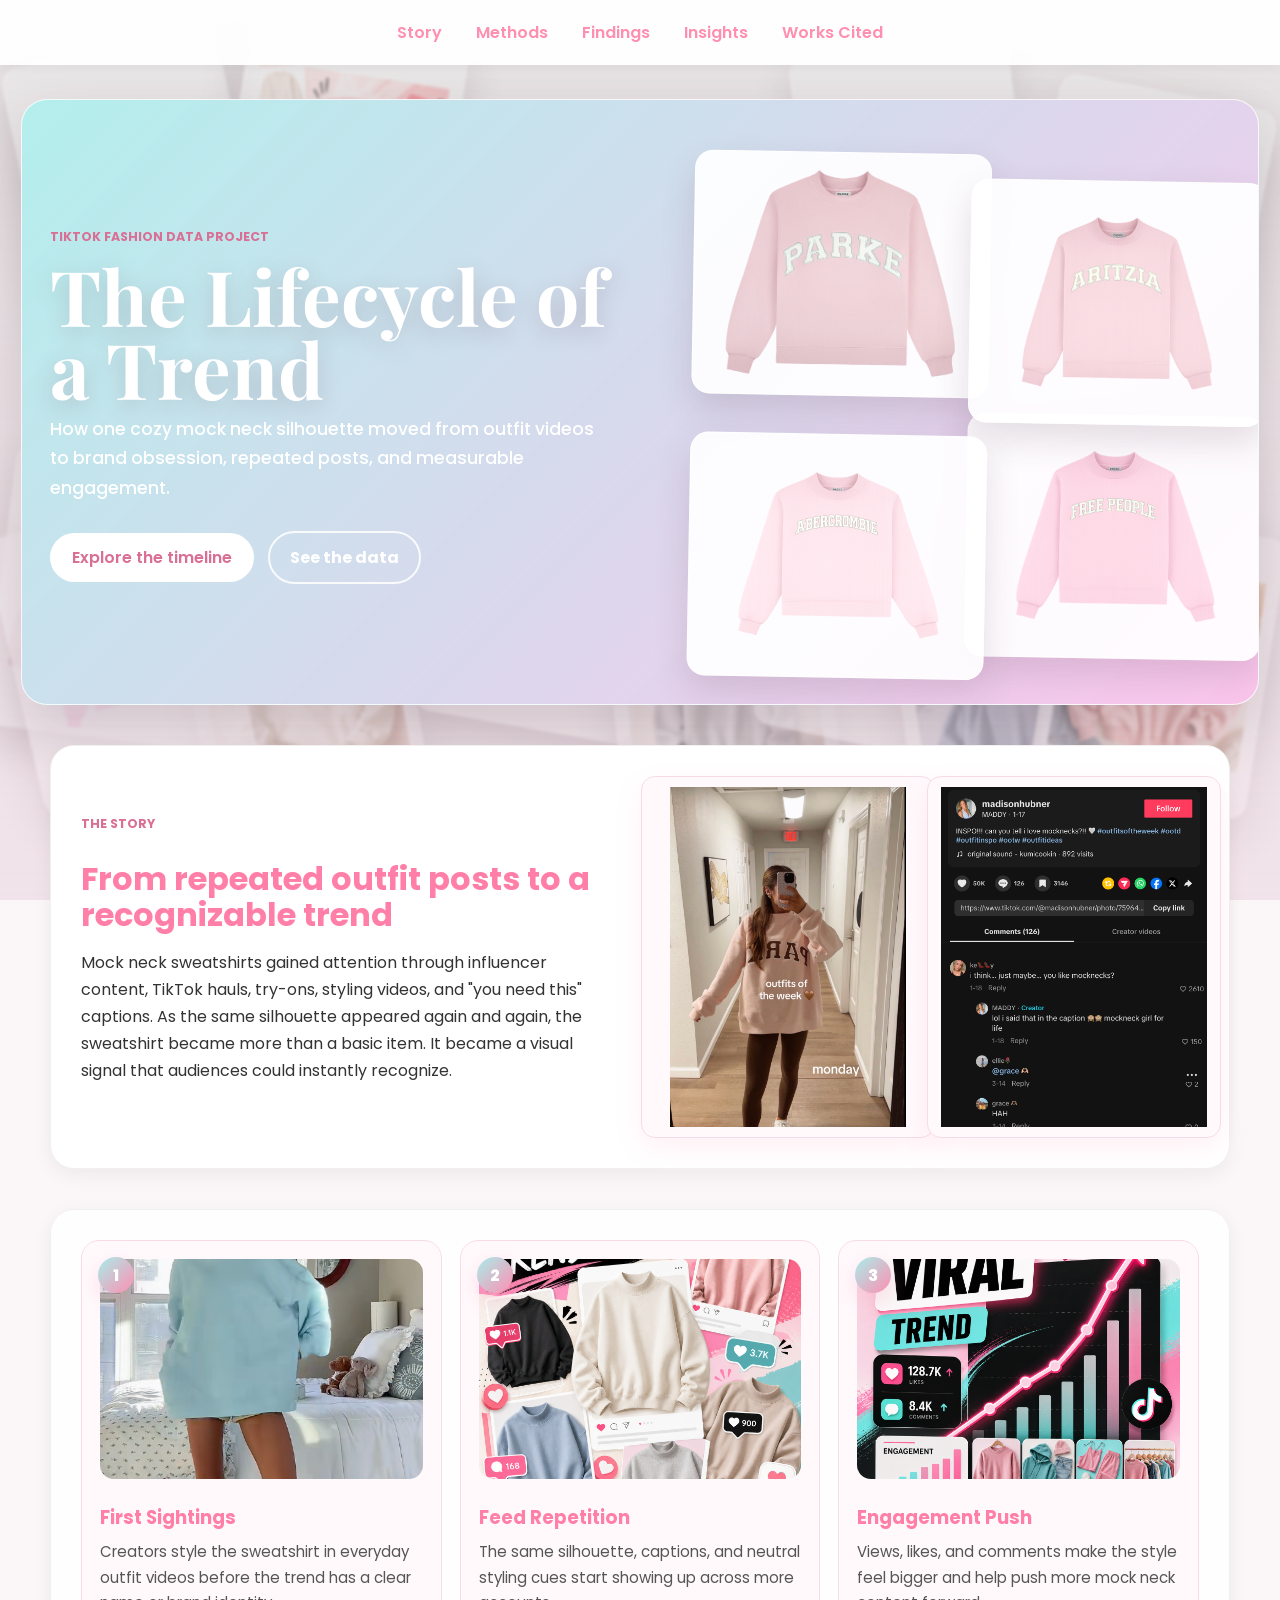
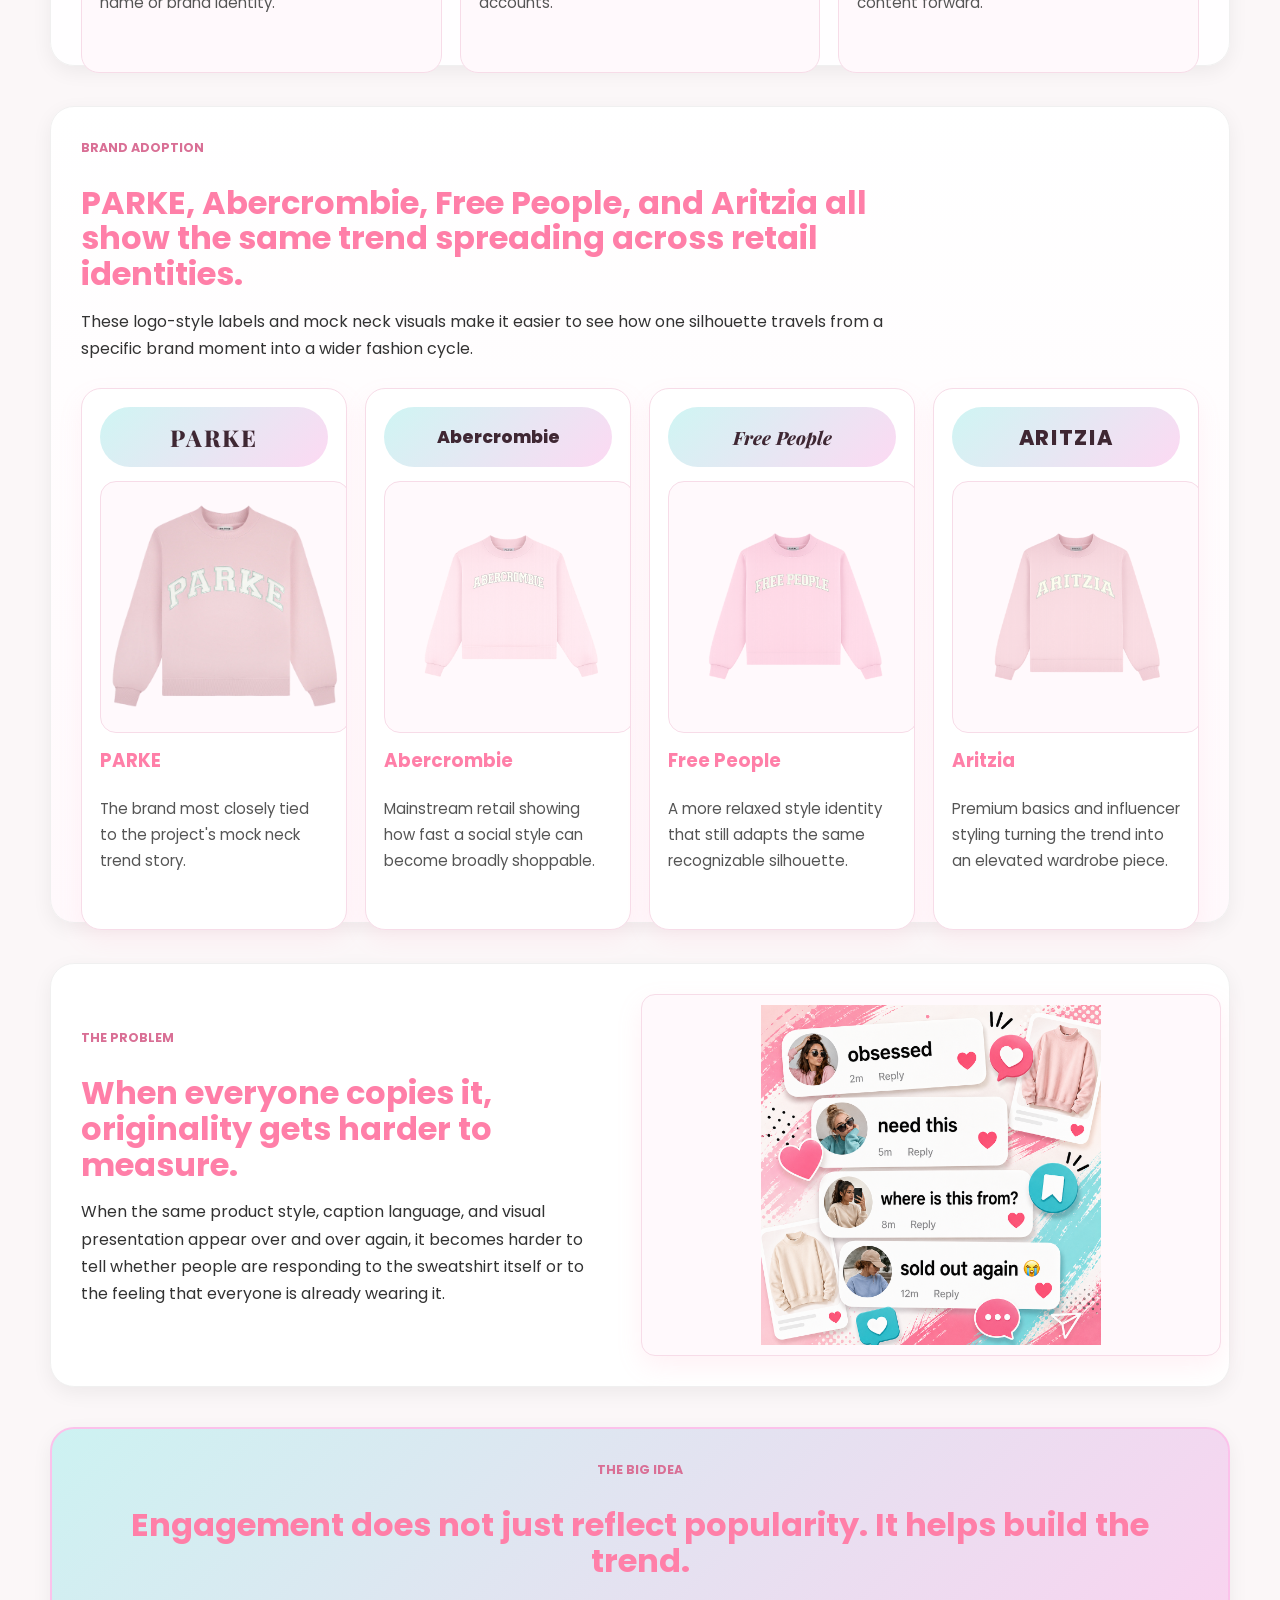
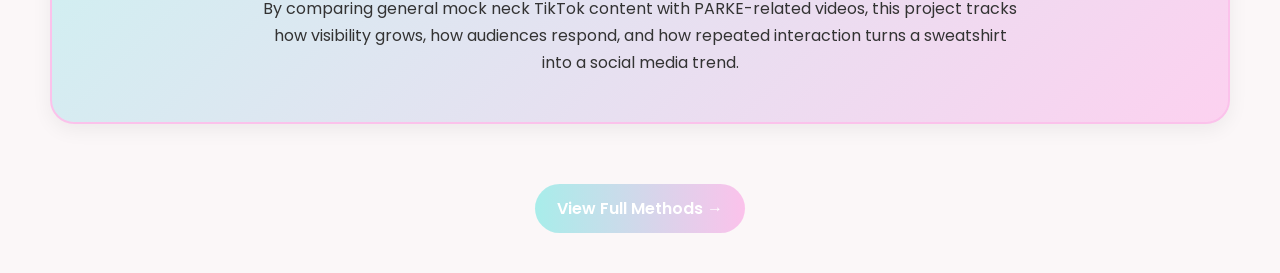
<file: index.html>
<!DOCTYPE html>
<html lang="en">
<head>
  <meta charset="UTF-8">
  <meta name="viewport" content="width=device-width, initial-scale=1.0">
  <link rel="stylesheet" href="style.css">
  <title>Mock Neck Trend Project</title>
</head>
<body class="homepage">

<div class="trend-collage-bg" aria-hidden="true">
  <img src="images/parkemockneck.webp" alt="">
  <img src="images/collage-sold-out.png" alt="">
  <img src="images/aritziamockneck.png" alt="">
  <img src="images/collage-comments.png" alt="">
  <img src="images/Abercrombiemockneck.png" alt="">
  <img src="images/collage-viral-graph.png" alt="">
  <img src="images/Freepeople.png" alt="">
  <img src="images/collage-trending-feed.png" alt="">
  <img src="images/parkemockneck.webp" alt="">
  <img src="images/collage-cream-mockneck.png" alt="">
  <img src="images/aritziamockneck.png" alt="">
  <img src="images/collage-gray-mockneck.png" alt="">
  <img src="images/Abercrombiemockneck.png" alt="">
  <img src="images/collage-blue-mockneck.png" alt="">
  <img src="images/Freepeople.png" alt="">
  <img src="images/collage-pink-mockneck.png" alt="">
</div>

<nav>
  <a href="index.html">Story</a>
  <a href="methods.html">Methods</a>
  <a href="findings.html">Findings</a>
  <a href="insights.html">Insights</a>
  <a href="WorksCited.html">Works Cited</a>
</nav>

<header class="home-hero">
  <div class="hero-copy">
    <p class="eyebrow">TikTok fashion data project</p>
    <h1>The Lifecycle of a Trend</h1>
    <p>How one cozy mock neck silhouette moved from outfit videos to brand obsession, repeated posts, and measurable engagement.</p>
    <div class="hero-actions">
      <a href="methods.html" class="page-button">Explore the timeline</a>
      <a href="findings.html" class="secondary-button">See the data</a>
    </div>
  </div>

  <div class="hero-showcase" aria-label="Mock neck product collage">
    <img src="images/parkemockneck.webp" alt="PARKE mock neck sweatshirt">
    <img src="images/aritziamockneck.png" alt="Aritzia mock neck sweatshirt">
    <img src="images/Abercrombiemockneck.png" alt="Abercrombie mock neck sweatshirt">
    <img src="images/Freepeople.png" alt="Free People mock neck sweatshirt">
  </div>
</header>

<main>

  <section class="home-intro">
    <div>
      <p class="eyebrow">The story</p>
      <h2>From repeated outfit posts to a recognizable trend</h2>
      <p>Mock neck sweatshirts gained attention through influencer content, TikTok hauls, try-ons, styling videos, and "you need this" captions. As the same silhouette appeared again and again, the sweatshirt became more than a basic item. It became a visual signal that audiences could instantly recognize.</p>
    </div>
    <div class="intro-image-stack">
      <img src="images/OOTD.png" alt="Mock neck outfit of the day example">
      <img src="images/Caption for OOTD.png" alt="TikTok caption and engagement example">
    </div>
  </section>

  <section class="visual-story">
    <div class="story-step">
      <span>1</span>
      <img src="images/Before trend.png" alt="Early mock neck outfit content">
      <h3>First Sightings</h3>
      <p>Creators style the sweatshirt in everyday outfit videos before the trend has a clear name or brand identity.</p>
    </div>

    <div class="story-step">
      <span>2</span>
      <img src="images/collage-trending-feed.png" alt="Mock neck content repeating on social media">
      <h3>Feed Repetition</h3>
      <p>The same silhouette, captions, and neutral styling cues start showing up across more accounts.</p>
    </div>

    <div class="story-step">
      <span>3</span>
      <img src="images/collage-viral-graph.png" alt="Viral engagement graph collage">
      <h3>Engagement Push</h3>
      <p>Views, likes, and comments make the style feel bigger and help push more mock neck content forward.</p>
    </div>
  </section>

  <section class="brand-section">
    <div class="section-heading">
      <p class="eyebrow">Brand adoption</p>
      <h2>PARKE, Abercrombie, Free People, and Aritzia all show the same trend spreading across retail identities.</h2>
      <p>These logo-style labels and mock neck visuals make it easier to see how one silhouette travels from a specific brand moment into a wider fashion cycle.</p>
    </div>

    <div class="brand-grid">
      <article class="brand-card">
        <div class="brand-logo logo-parke">PARKE</div>
        <div class="image-wrap">
          <img src="images/parkemockneck.webp" alt="PARKE mock neck">
        </div>
        <h3>PARKE</h3>
        <p>The brand most closely tied to the project's mock neck trend story.</p>
      </article>

      <article class="brand-card">
        <div class="brand-logo logo-abercrombie">Abercrombie</div>
        <div class="image-wrap">
          <img src="images/Abercrombiemockneck.png" alt="Abercrombie mock neck">
        </div>
        <h3>Abercrombie</h3>
        <p>Mainstream retail showing how fast a social style can become broadly shoppable.</p>
      </article>

      <article class="brand-card">
        <div class="brand-logo logo-freepeople">Free People</div>
        <div class="image-wrap">
          <img src="images/Freepeople.png" alt="Free People mock neck">
        </div>
        <h3>Free People</h3>
        <p>A more relaxed style identity that still adapts the same recognizable silhouette.</p>
      </article>

      <article class="brand-card">
        <div class="brand-logo logo-aritzia">Aritzia</div>
        <div class="image-wrap">
          <img src="images/aritziamockneck.png" alt="Aritzia mock neck">
        </div>
        <h3>Aritzia</h3>
        <p>Premium basics and influencer styling turning the trend into an elevated wardrobe piece.</p>
      </article>
    </div>
  </section>

  <section class="home-split">
    <div>
      <p class="eyebrow">The problem</p>
      <h2>When everyone copies it, originality gets harder to measure.</h2>
      <p>When the same product style, caption language, and visual presentation appear over and over again, it becomes harder to tell whether people are responding to the sweatshirt itself or to the feeling that everyone is already wearing it.</p>
    </div>
    <img src="images/collage-comments.png" alt="Mock neck comments and audience reaction collage">
  </section>

  <section class="takeaway-band">
    <p class="eyebrow">The big idea</p>
    <h2>Engagement does not just reflect popularity. It helps build the trend.</h2>
    <p>By comparing general mock neck TikTok content with PARKE-related videos, this project tracks how visibility grows, how audiences respond, and how repeated interaction turns a sweatshirt into a social media trend.</p>
  </section>

   <div class="button-wrap">
    <a href="methods.html" class="page-button">View Full Methods →</a>
  </div>
</section>

</main>

</body>
</html>
</file>
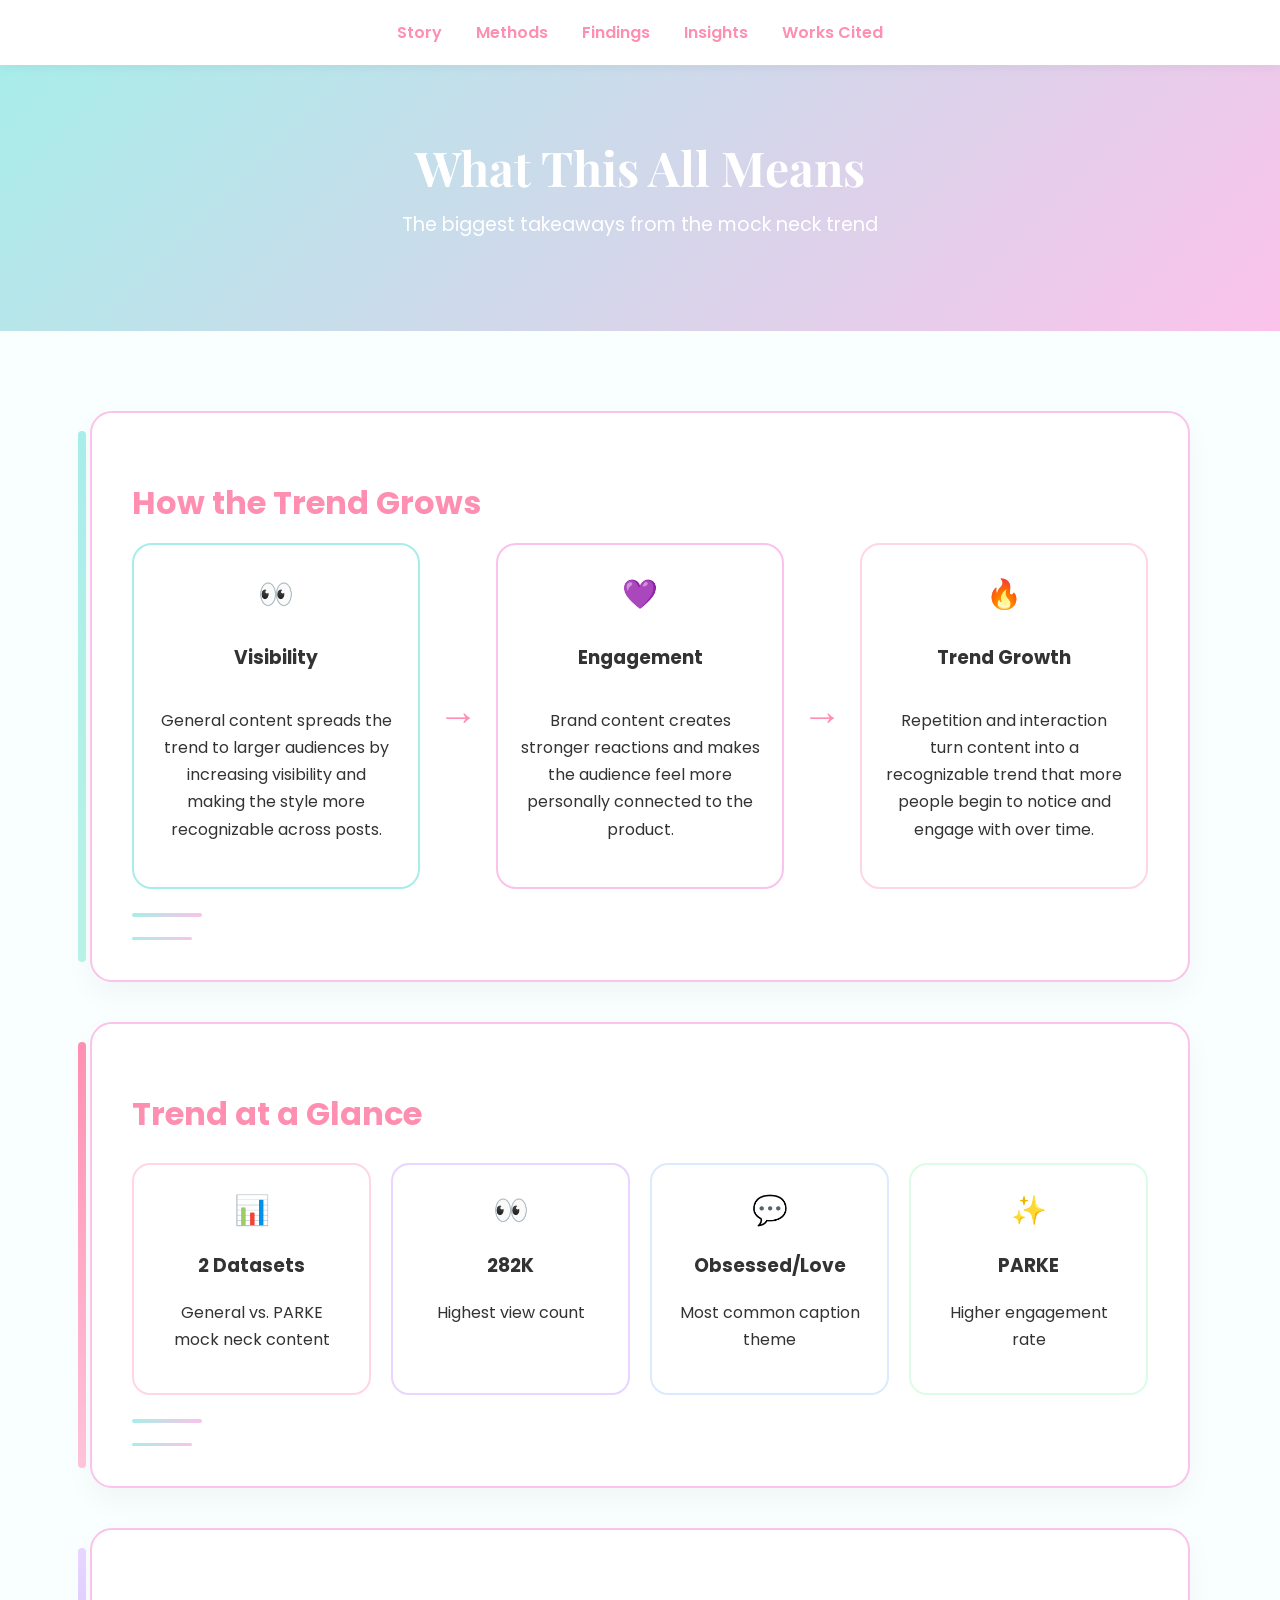
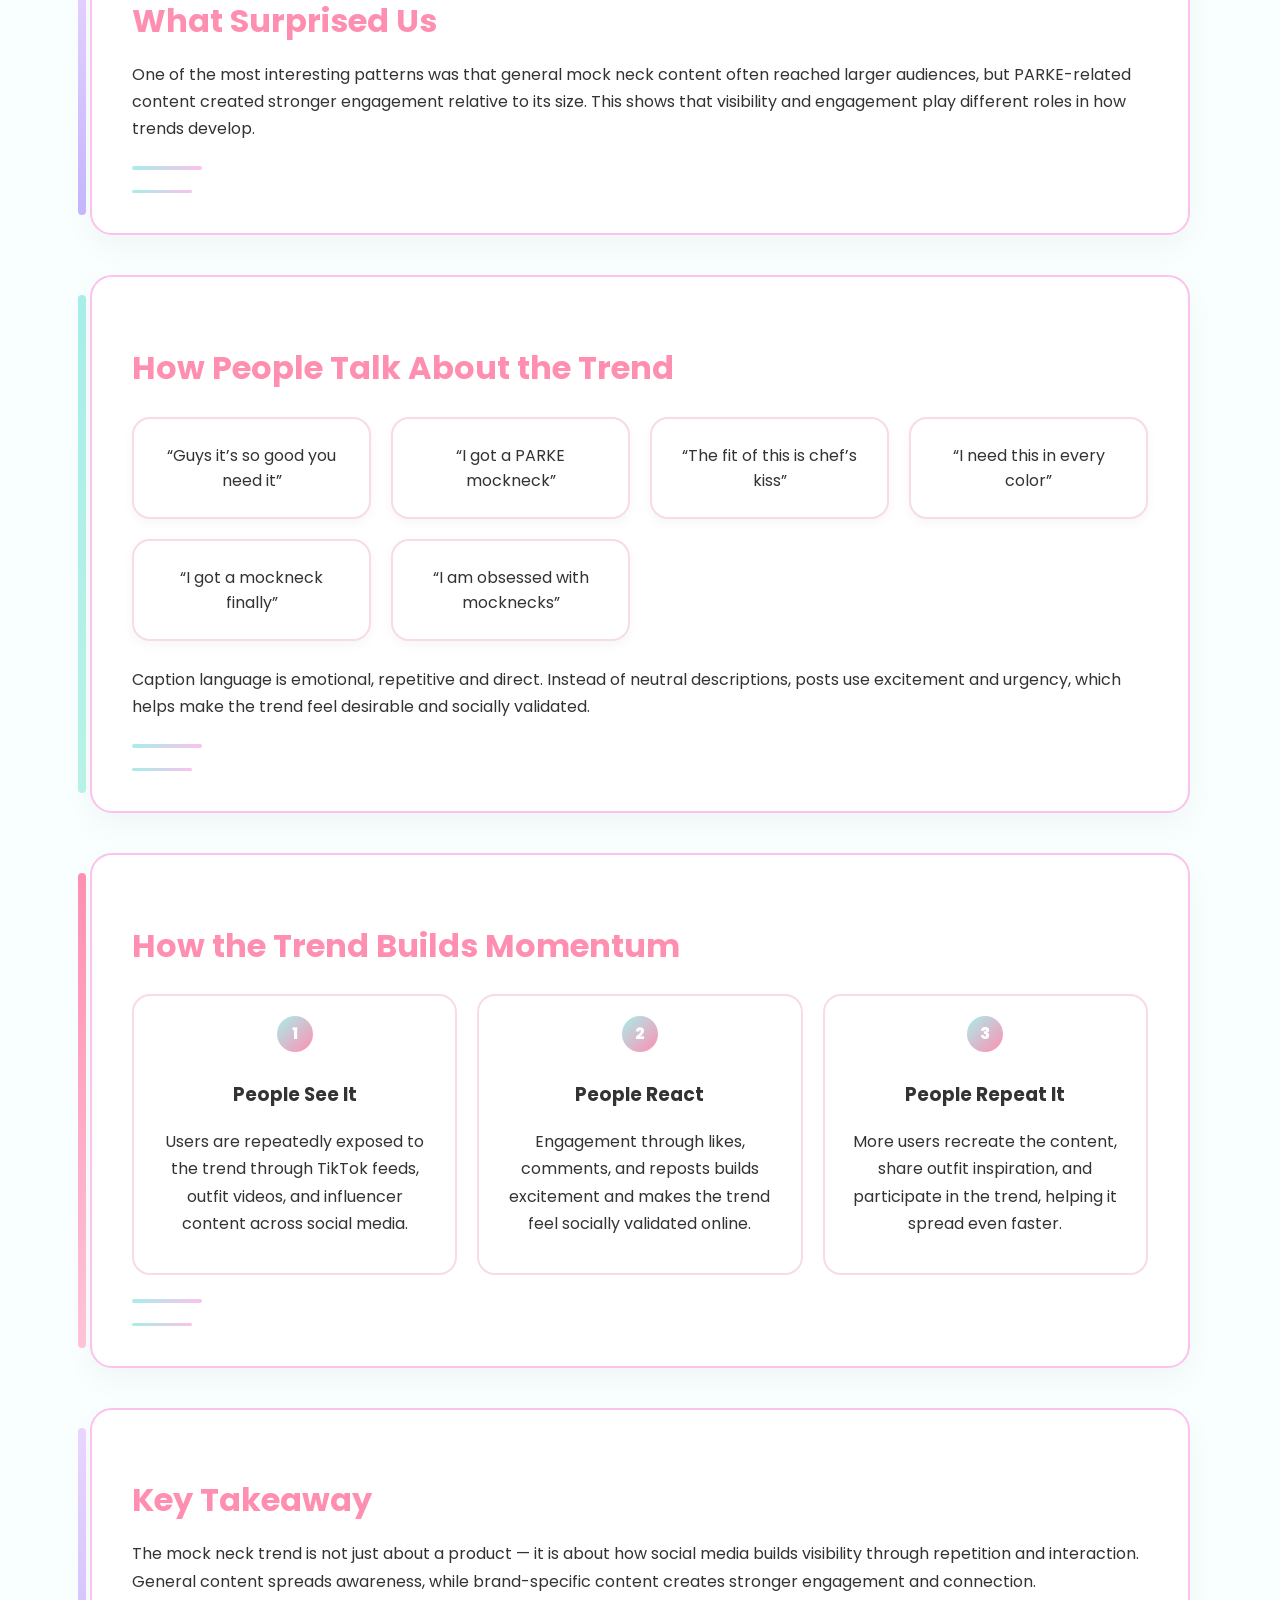
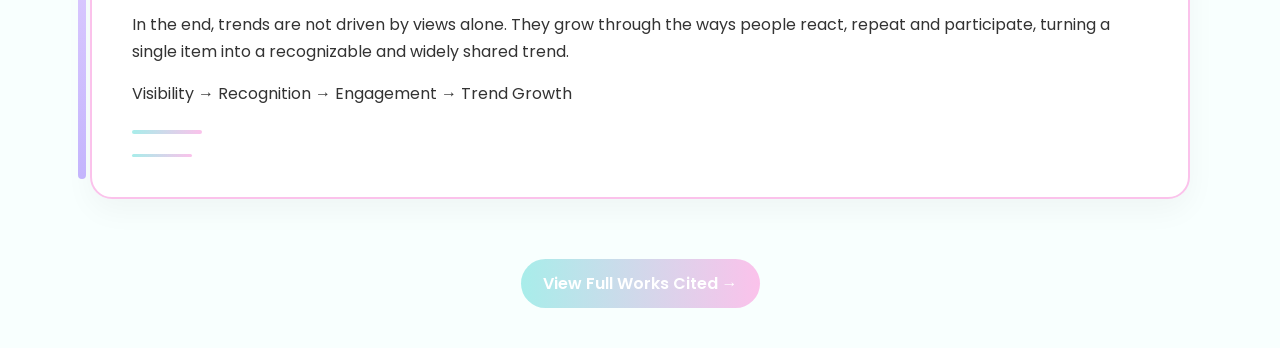
<file: insights.html>
<!DOCTYPE html>
<html lang="en">
<head>
  <meta charset="UTF-8" />
  <meta name="viewport" content="width=device-width, initial-scale=1.0" />
  <title>Insights | Mock Neck Trend</title>
  <link rel="stylesheet" href="style.css" />
</head>

<body>

<nav>
  <a href="index.html">Story</a>
  <a href="methods.html">Methods</a>
  <a href="findings.html">Findings</a>
  <a href="insights.html">Insights</a>
  <a href="WorksCited.html">Works Cited</a>
</nav>

<header class="insights-hero">
  <h1>What This All Means</h1>
  <p>The biggest takeaways from the mock neck trend</p>
</header>

<main>

  <section class="section-box blue-accent">
    <h2>How the Trend Grows</h2>

    <div class="insight-visual">
      <div class="visual-card visibility-card">
        <span class="visual-icon">👀</span>
        <h3>Visibility</h3>
        <p>General content spreads the trend to larger audiences by increasing visibility and making the style more recognizable across posts.</p>
      </div>

      <div class="arrow">→</div>

      <div class="visual-card engagement-card">
        <span class="visual-icon">💜</span>
        <h3>Engagement</h3>
        <p>Brand content creates stronger reactions and makes the audience feel more personally connected to the product.</p>
      </div>

      <div class="arrow">→</div>

      <div class="visual-card growth-card">
        <span class="visual-icon">🔥</span>
        <h3>Trend Growth</h3>
        <p>Repetition and interaction turn content into a recognizable trend that more people begin to notice and engage with over time.</p>
      </div>
    </div>

    <div class="mini-line"></div>
  </section>

  <section class="section-box pink-accent">
    <h2>Trend at a Glance</h2>

    <div class="stats-row colorful-stats">
      <div class="stat-card pink-card">
        <span class="stat-icon">📊</span>
        <h3>2 Datasets</h3>
        <p>General vs. PARKE mock neck content</p>
      </div>

      <div class="stat-card purple-card">
        <span class="stat-icon">👀</span>
        <h3>282K</h3>
        <p>Highest view count</p>
      </div>

      <div class="stat-card blue-card">
        <span class="stat-icon">💬</span>
        <h3>Obsessed/Love</h3>
        <p>Most common caption theme</p>
      </div>

      <div class="stat-card green-card">
        <span class="stat-icon">✨</span>
        <h3>PARKE</h3>
        <p>Higher engagement rate</p>
      </div>
    </div>

    <div class="mini-line"></div>
  </section>

  <section class="section-box purple-accent">
    <h2>What Surprised Us</h2>
    <p>
      One of the most interesting patterns was that general mock neck content often reached larger audiences, but PARKE-related content created stronger engagement relative to its size. This shows that visibility and engagement play different roles in how trends develop.
    </p>

    <div class="mini-line"></div>
  </section>

  <section class="section-box blue-accent">
    <h2>How People Talk About the Trend</h2>

    <div class="quote-grid colorful-quotes">
      <div class="quote-card">“Guys it’s so good you need it”</div>
      <div class="quote-card">“I got a PARKE mockneck”</div>
      <div class="quote-card">“The fit of this is chef’s kiss”</div>
      <div class="quote-card">“I need this in every color”</div>
      <div class="quote-card">“I got a mockneck finally”</div>
      <div class="quote-card">“I am obsessed with mocknecks”</div>
    </div>

    <p>
      Caption language is emotional, repetitive and direct. Instead of neutral descriptions, posts use excitement and urgency, which helps make the trend feel desirable and socially validated.
    </p>

    <div class="mini-line"></div>
  </section>

  <section class="section-box pink-accent">
    <h2>How the Trend Builds Momentum</h2>

    <div class="cycle-row">
      <div class="cycle-card">
        <span>1</span>
        <h3>People See It</h3>
        <p>Users are repeatedly exposed to the trend through TikTok feeds, outfit videos, and influencer content across social media.</p>
      </div>

      <div class="cycle-card">
        <span>2</span>
        <h3>People React</h3>
        <p>Engagement through likes, comments, and reposts builds excitement and makes the trend feel socially validated online.</p>
      </div>

      <div class="cycle-card">
        <span>3</span>
        <h3>People Repeat It</h3>
        <p>More users recreate the content, share outfit inspiration, and participate in the trend, helping it spread even faster.</p>
      </div>
    </div>

    <div class="mini-line"></div>
  </section>

  <section class="section-box purple-accent">
    <h2>Key Takeaway</h2>

    <p>
      The mock neck trend is not just about a product — it is about how social media builds visibility through repetition and interaction. General content spreads awareness, while brand-specific content creates stronger engagement and connection.
    </p>

    <p>
      In the end, trends are not driven by views alone. They grow through the ways people react, repeat and participate, turning a single item into a recognizable and widely shared trend.
    </p>

    <div class="takeaway-highlight">
      <span>Visibility → Recognition → Engagement → Trend Growth</span>
    </div>

    <div class="mini-line"></div>
  </section>

  <div class="button-wrap">
    <a href="WorksCited.html" class="page-button">View Full Works Cited →</a>
  </div>

</main>

</body>
</html>
</file>
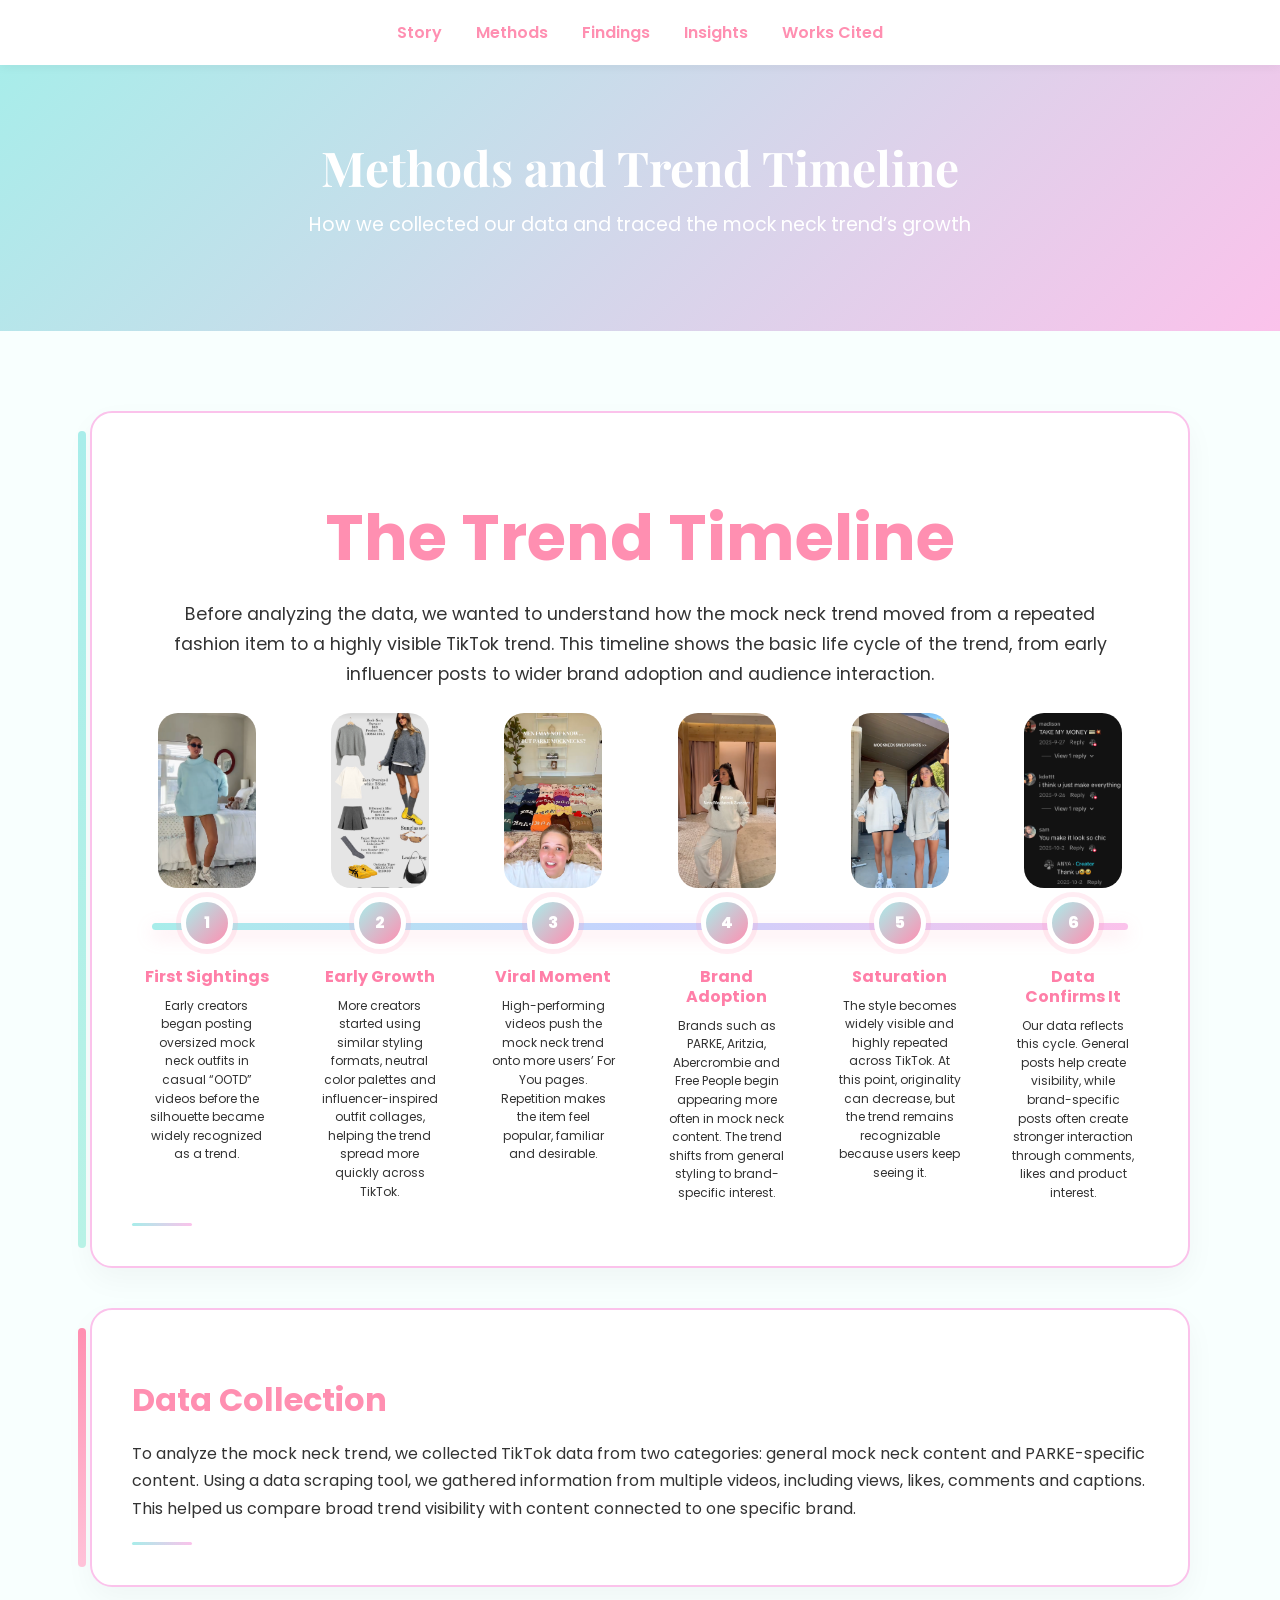
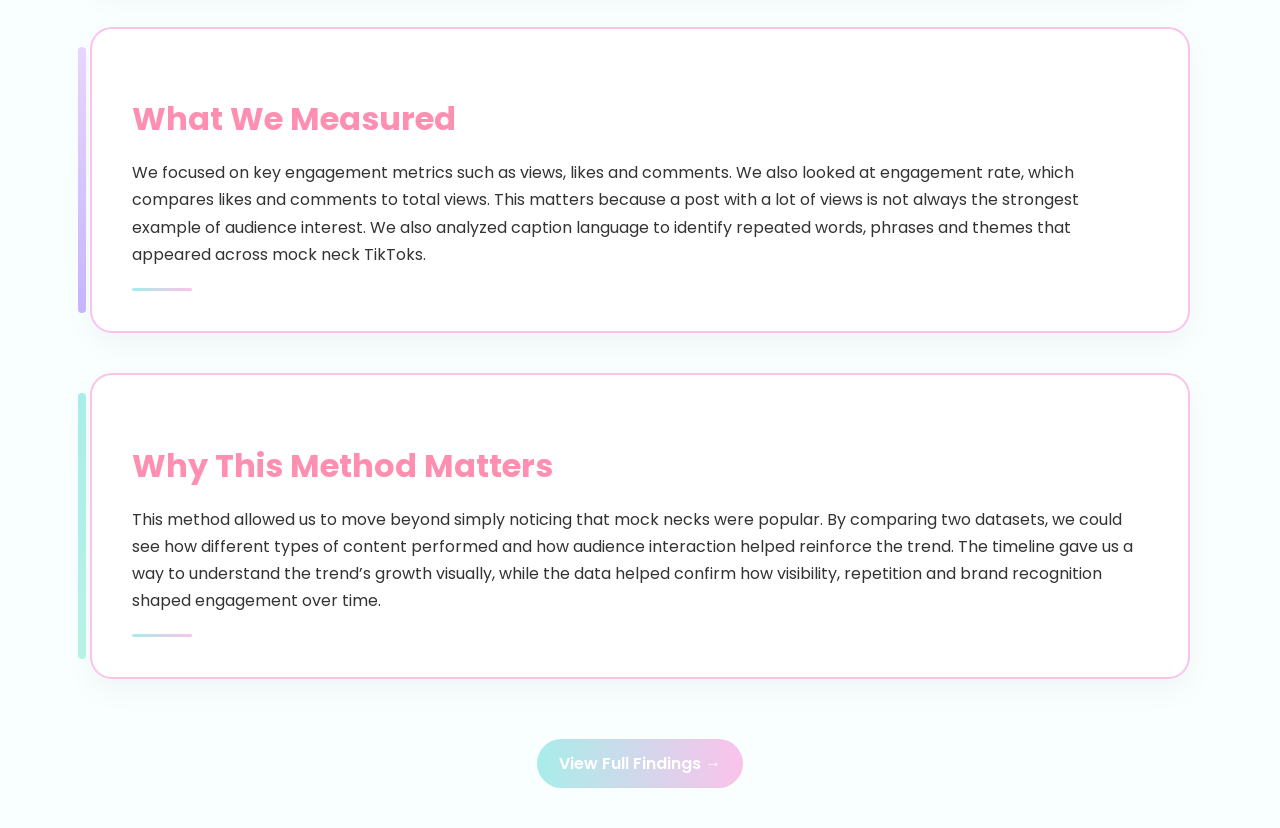
<file: methods.html>
<!DOCTYPE html>
<html lang="en">
<head>
  <meta charset="UTF-8" />
  <meta name="viewport" content="width=device-width, initial-scale=1.0" />
  <link rel="stylesheet" href="style.css" />
  <title>Methods | Mock Neck Trend</title>
</head>

<body>

  <nav>
    <a href="index.html">Story</a>
    <a href="methods.html">Methods</a>
    <a href="findings.html">Findings</a>
    <a href="insights.html">Insights</a>
    <a href="WorksCited.html">Works Cited</a>
  </nav>

  <header>
    <h1>Methods and Trend Timeline</h1>
    <p>How we collected our data and traced the mock neck trend’s growth</p>
  </header>

  <main>

    <section class="timeline-section section-box blue-accent">
      <h2>The Trend Timeline</h2>
      <p class="section-intro">
        Before analyzing the data, we wanted to understand how the mock neck trend moved from a repeated fashion item to a highly visible TikTok trend. This timeline shows the basic life cycle of the trend, from early influencer posts to wider brand adoption and audience interaction.
      </p>

      <div class="timeline-bar">

     <div class="timeline-point">

  <img src="images/Before trend.png" alt="Early mock neck outfit content" class="timeline-img">

  <div class="timeline-number">1</div>

  <h3>First Sightings</h3>

  <p>
    Early creators began posting oversized mock neck outfits in casual “OOTD” videos before the silhouette became widely recognized as a trend.
  </p>

</div>

<div class="timeline-point">

  <img src="images/ootdmockneck.png" alt="Mock neck trend growth on TikTok" class="timeline-img">

  <div class="timeline-number">2</div>

  <h3>Early Growth</h3>

  <p>
    <p>
  More creators started using similar styling formats, neutral color palettes and influencer-inspired outfit collages, helping the trend spread more quickly across TikTok.
  </p>

</div>

        <div class="timeline-point">
          <img src="images/DarcyMcqueen.png" alt="Viral mock neck TikTok example" class="timeline-img">

          <div class="timeline-number">3</div>

          <h3>Viral Moment</h3>

          <p>High-performing videos push the mock neck trend onto more users’ For You pages. Repetition makes the item feel popular, familiar and desirable.</p>
        </div>

        <div class="timeline-point">
          <img src="images/Aritzia.png" alt="Brand mock neck campaign" 
          class="timeline-img">

          <div class="timeline-number">4</div>

          <h3>Brand Adoption</h3>

          <p>Brands such as PARKE, Aritzia, Abercrombie and Free People begin appearing more often in mock neck content. The trend shifts from general styling to brand-specific interest.</p>
        </div>

        <div class="timeline-point">
          <img src="images/DuoMockneck.png" alt="Repeated mock neck styling" class="timeline-img">

          <div class="timeline-number">5</div>

          <h3>Saturation</h3>

          <p>The style becomes widely visible and highly repeated across TikTok. At this point, originality can decrease, but the trend remains recognizable because users keep seeing it.</p>
        </div>

        <div class="timeline-point">
           <img src="images/TikTok Comments.png" alt="Mock neck audience engagement" class="timeline-img">

          <div class="timeline-number">6</div>

          <h3>Data Confirms It</h3>

          <p>Our data reflects this cycle. General posts help create visibility, while brand-specific posts often create stronger interaction through comments, likes and product interest.</p>
        </div>

      </div>
    </section>

    <section class="section-box pink-accent">
      <h2>Data Collection</h2>
      <p>
        To analyze the mock neck trend, we collected TikTok data from two categories: general mock neck content and PARKE-specific content. Using a data scraping tool, we gathered information from multiple videos, including views, likes, comments and captions. This helped us compare broad trend visibility with content connected to one specific brand.
      </p>
    </section>

    <section class="section-box purple-accent">
      <h2>What We Measured</h2>
      <p>
        We focused on key engagement metrics such as views, likes and comments. We also looked at engagement rate, which compares likes and comments to total views. This matters because a post with a lot of views is not always the strongest example of audience interest. We also analyzed caption language to identify repeated words, phrases and themes that appeared across mock neck TikToks.
      </p>
    </section>

    <section class="section-box blue-accent">
      <h2>Why This Method Matters</h2>
      <p>
        This method allowed us to move beyond simply noticing that mock necks were popular. By comparing two datasets, we could see how different types of content performed and how audience interaction helped reinforce the trend. The timeline gave us a way to understand the trend’s growth visually, while the data helped confirm how visibility, repetition and brand recognition shaped engagement over time.
      </p>
    </section>
 <div class="button-wrap">
    <a href="findings.html" class="page-button">View Full Findings →</a>
  </div>
</section>

  </main>

</body>
</html>
</file>
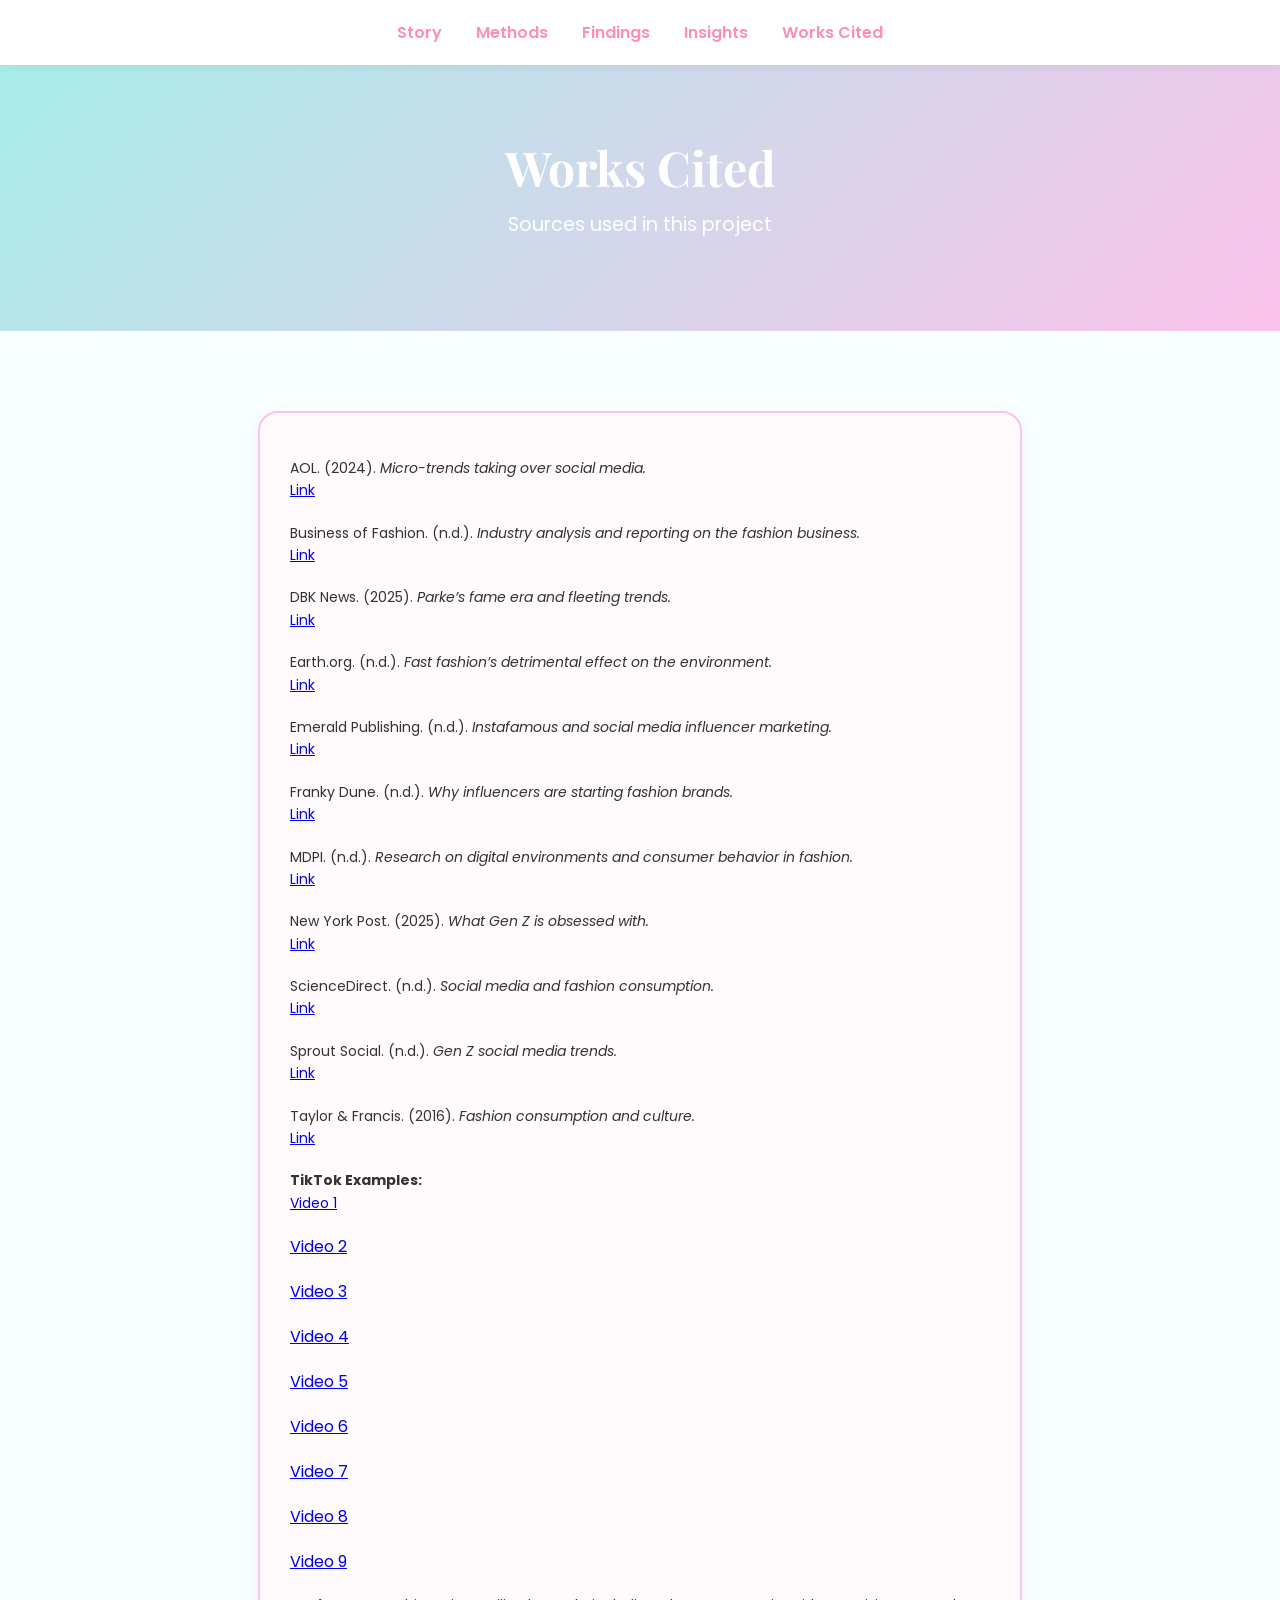
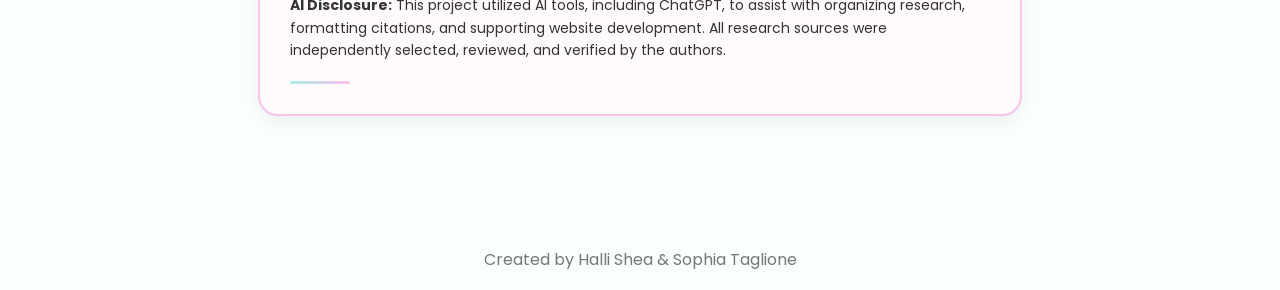
<file: WorksCited.html>
<!DOCTYPE html>
<html lang="en">

<head>
  <meta charset="UTF-8">
  <title>Works Cited</title>
  <link rel="stylesheet" href="style.css">
</head>

<body>

  <nav>
  <a href="index.html">Story</a>
  <a href="methods.html">Methods</a>
  <a href="findings.html">Findings</a>
  <a href="insights.html">Insights</a>
  <a href="WorksCited.html">Works Cited</a>
</nav>

  <!-- HEADER -->
  <header>
    <h1>Works Cited</h1>
    <p>Sources used in this project</p>
  </header>

  <!-- CONTENT -->
  <main>
    <section class="works-card">

      <p>AOL. (2024). <em>Micro-trends taking over social media.</em><br>
      <a href="https://www.aol.com/micro-trends-taking-over-social-085620078.html" target="_blank">Link</a></p>

      <p>Business of Fashion. (n.d.). <em>Industry analysis and reporting on the fashion business.</em><br>
      <a href="https://www.businessoffashion.com/" target="_blank">Link</a></p>

      <p>DBK News. (2025). <em>Parke’s fame era and fleeting trends.</em><br>
      <a href="https://dbknews.com/2025/02/19/parkes-fame-era-fleeting-trends/" target="_blank">Link</a></p>

      <p>Earth.org. (n.d.). <em>Fast fashion’s detrimental effect on the environment.</em><br>
      <a href="https://earth.org/fast-fashions-detrimental-effect-on-the-environment/" target="_blank">Link</a></p>

      <p>Emerald Publishing. (n.d.). <em>Instafamous and social media influencer marketing.</em><br>
      <a href="https://www.emerald.com/mip/article/37/5/567/294345/Instafamous-and-social-media-influencer-marketing" target="_blank">Link</a></p>

      <p>Franky Dune. (n.d.). <em>Why influencers are starting fashion brands.</em><br>
      <a href="https://www.frankydune.com/journal/influencers-starting-fashion-brands" target="_blank">Link</a></p>

      <p>MDPI. (n.d.). <em>Research on digital environments and consumer behavior in fashion.</em><br>
      <a href="https://www.mdpi.com/0718-1876/20/2/111" target="_blank">Link</a></p>

      <p>New York Post. (2025). <em>What Gen Z is obsessed with.</em><br>
      <a href="https://nypost.com/2025/06/18/lifestyle/this-is-what-gen-z-is-obsessed-with-right-now-parke-labubu-and-more/" target="_blank">Link</a></p>

      <p>ScienceDirect. (n.d.). <em>Social media and fashion consumption.</em><br>
      <a href="https://www.sciencedirect.com/science/article/pii/S0969698921003416" target="_blank">Link</a></p>

      <p>Sprout Social. (n.d.). <em>Gen Z social media trends.</em><br>
      <a href="https://sproutsocial.com/insights/gen-z-social-media/" target="_blank">Link</a></p>

      <p>Taylor & Francis. (2016). <em>Fashion consumption and culture.</em><br>
      <a href="https://www.tandfonline.com/doi/full/10.1080/1362704X.2016.1173349" target="_blank">Link</a></p>

      <p><strong>TikTok Examples:</strong><br>
      <a href="https://www.tiktok.com/@kathleen.post/video/7519133838442777870" target="_blank">Video 1</a></p>
      <a href="https://www.tiktok.com/@madisonhubner/photo/7596489682452516110" target="_blank">Video 2</a></p>
      <a href="https://www.tiktok.com/@spencer.barbosa/video/7582368960272698644" target="_blank">Video 3</a></p>
      <a href="https://www.tiktok.com/@howtobeher1/photo/7319977726482337030" target="_blank">Video 4</a></p>
      <a href="https://www.tiktok.com/@trinitysuchan/video/7611316445418409247" target="_blank">Video 5</a></p>
      <a href="https://www.tiktok.com/@darcymcqueenyyy/video/7616459953447996703" target="_blank">Video 6</a></p>
      <a href="https://www.tiktok.com/@ymaichuleee/video/7545649812138364178" target="_blank">Video 7</a></p>
      <a href="https://www.tiktok.com/@rreaganspencerr/video/7549695631669906701" target="_blank">Video 8</a></p>
      <a href="https://www.tiktok.com/@anyasachedina/video/7554555142041816327" target="_blank">Video 9</a></p>
      <p><strong>AI Disclosure:</strong> This project utilized AI tools, including ChatGPT, to assist with organizing research, formatting citations, and supporting website development. All research sources were independently selected, reviewed, and verified by the authors.</p>
    </section>
  </main>

  <!-- FOOTER -->
  <footer class="footer">
    <p>Created by Halli Shea & Sophia Taglione</p>
  </footer>

</body>
</html>
</file>
<file: style.css>
@import url('https://fonts.googleapis.com/css2?family=Poppins:wght@300;500;700&family=Playfair+Display:wght@500&display=swap');

body {
    font-family: 'Poppins', sans-serif;
    background-color: #f8fffe;
    color: #333;
    margin: 0;
    padding: 0;
}

body.homepage {
    background: #fbf7f8;
    min-height: 100vh;
    overflow-x: hidden;
}

.trend-collage-bg {
    position: fixed;
    inset: 0;
    z-index: 0;
    pointer-events: none;
    overflow: hidden;
}

.trend-collage-bg::after {
    content: "";
    position: absolute;
    inset: 0;
    background:
        linear-gradient(180deg, rgba(255, 255, 255, 0.18), rgba(255, 233, 244, 0.54)),
        rgba(35, 24, 31, 0.12);
    backdrop-filter: blur(0.8px);
}

.trend-collage-bg img {
    position: absolute;
    width: clamp(130px, 15vw, 245px);
    height: clamp(155px, 20vw, 300px);
    object-fit: contain;
    padding: 14px;
    margin: 0;
    background: rgba(255, 255, 255, 0.88);
    border-radius: 18px;
    box-shadow: 0 18px 45px rgba(63, 39, 51, 0.28);
    filter: blur(1.2px) saturate(1.18) contrast(1.04);
    opacity: 0.8;
}

.trend-collage-bg img:nth-child(1) {
    top: 5%;
    left: 2%;
    transform: rotate(-12deg);
}

.trend-collage-bg img:nth-child(2) {
    top: 3%;
    left: 18%;
    transform: rotate(9deg);
}

.trend-collage-bg img:nth-child(3) {
    top: 5%;
    right: 20%;
    transform: rotate(-7deg);
}

.trend-collage-bg img:nth-child(4) {
    top: 10%;
    right: 2%;
    transform: rotate(11deg);
}

.trend-collage-bg img:nth-child(5) {
    top: 29%;
    left: 7%;
    transform: rotate(12deg);
}

.trend-collage-bg img:nth-child(6) {
    top: 32%;
    left: 25%;
    transform: rotate(-9deg);
}

.trend-collage-bg img:nth-child(7) {
    top: 30%;
    right: 24%;
    transform: rotate(8deg);
}

.trend-collage-bg img:nth-child(8) {
    top: 35%;
    right: 4%;
    transform: rotate(-11deg);
}

.trend-collage-bg img:nth-child(9) {
    bottom: 18%;
    left: 0;
    transform: rotate(7deg);
}

.trend-collage-bg img:nth-child(10) {
    bottom: 8%;
    left: 15%;
    transform: rotate(-10deg);
}

.trend-collage-bg img:nth-child(11) {
    bottom: 19%;
    left: 34%;
    transform: rotate(10deg);
}

.trend-collage-bg img:nth-child(12) {
    bottom: 6%;
    left: 48%;
    transform: rotate(-6deg);
}

.trend-collage-bg img:nth-child(13) {
    bottom: 17%;
    right: 22%;
    transform: rotate(12deg);
}

.trend-collage-bg img:nth-child(14) {
    bottom: 3%;
    right: 12%;
    transform: rotate(-8deg);
}

.trend-collage-bg img:nth-child(15) {
    top: 57%;
    left: 1%;
    transform: rotate(-13deg);
}

.trend-collage-bg img:nth-child(16) {
    top: 58%;
    right: 1%;
    transform: rotate(9deg);
}

.homepage nav,
.homepage header,
.homepage main,
.homepage .footer {
    position: relative;
    z-index: 1;
}

header {
    background: linear-gradient(135deg, #a8edea, #fbc2eb);
    text-align: center;
    padding: 70px 20px;
}

h1 {
    font-family: 'Playfair Display', serif;
    margin: 0;
    font-size: 3rem;
    color: #ffffff;
}

header p {
    margin-top: 10px;
    font-size: 1.2rem;
    color: #ffffff;
}

main {
    max-width: 1100px;
    margin: 0 auto;
    padding: 40px 20px;
}

section {
    background-color: #ffffff;
    margin-bottom: 40px;
    padding: 30px;
    border-radius: 20px;
    box-shadow: 0 6px 20px rgba(0, 0, 0, 0.06);
    border: 1px solid #f0f0f0;
    transition: transform 0.3s ease;
}

section:hover {
    transform: translateY(-5px);
}

h2 {
    color: #ff8fb1;
    margin-bottom: 10px;
    font-size: 2rem;
}

p {
    line-height: 1.7;
    font-size: 1rem;
}

img {
    width: 100%;
    border-radius: 14px;
    margin-top: 15px;
}

section::after {
    content: "";
    display: block;
    width: 60px;
    height: 3px;
    background: linear-gradient(to right, #a8edea, #fbc2eb);
    margin-top: 20px;
    border-radius: 10px;
}

.brand-grid {
    display: grid;
    grid-template-columns: repeat(auto-fit, minmax(220px, 1fr));
    gap: 20px;
    margin-top: 25px;
}

.brand-card {
    position: relative;
    border-radius: 15px;
    padding: 20px;
    background: white;
    overflow: hidden;
}

.image-wrap {
    position: relative;
    width: 100%;
    max-width: 260px;
    margin: 0 auto;
}

.image-wrap img {
    width: 100%;
    height: 260px;
    object-fit: contain;
    display: block;
}

.overlay {
    position: absolute;
    inset: 0;
    background: rgba(255, 143, 177, 0.9);
    color: white;
    opacity: 0;
    transition: 0.3s ease;
    border-radius: 15px;
    display: flex;
    flex-direction: column;
    align-items: center;
    justify-content: center;
    text-align: center;
    padding: 20px;
}

.image-wrap:hover .overlay {
    opacity: 1;
}

.overlay h3 {
    margin-bottom: 10px;
    font-size: 1.2rem;
}

.overlay p {
    font-size: 0.9rem;
}

/* DATA SECTION */
.data-section {
    background: linear-gradient(180deg, #ffffff 0%, #fcfcff 100%);
}

.section-intro {
    margin-bottom: 30px;
}

.chart-grid {
    display: grid;
    grid-template-columns: 1fr 1fr;
    gap: 24px;
    margin-top: 25px;
}

.chart-card {
    background: #fff9fc;
    border: 1px solid #f7dce8;
    border-radius: 18px;
    padding: 22px;
    box-shadow: 0 4px 12px rgba(0, 0, 0, 0.04);
}

.chart-card h3 {
    margin-top: 0;
    margin-bottom: 18px;
    color: #ff8fb1;
    font-size: 1.3rem;
}

.chart-card canvas {
    width: 100% !important;
    max-height: 340px;
}

.chart-note {
    margin-top: 15px;
    font-size: 0.95rem;
    color: #555;
}

.full-width {
    margin-top: 24px;
}

@media (max-width: 900px) {
    .chart-grid {
        grid-template-columns: 1fr;
    }

    h1 {
        font-size: 2.4rem;
    }

    h2 {
        font-size: 1.7rem;
    }
}

nav {
    background: #ffffff;
    padding: 15px 20px;
    text-align: center;
    box-shadow: 0 2px 10px rgba(0, 0, 0, 0.05);
    position: sticky;
    top: 0;
    z-index: 100;
}

nav a {
    color: #ff8fb1;
    text-decoration: none;
    font-weight: 600;
    margin: 0 18px;
    font-size: 1rem;
}

nav a:hover {
    color: #d96f95;
}

.page-button {
    display: inline-block;
    margin-top: 20px;
    background: linear-gradient(to right, #a8edea, #fbc2eb);
    color: white;
    text-decoration: none;
    padding: 12px 22px;
    border-radius: 999px;
    font-weight: 600;
    transition: 0.3s ease;
}

.page-button:hover {
    transform: translateY(-2px);
    opacity: 0.95;
}

.button-wrap {
    text-align: center;
    margin-top: 10px;
}

.top-nav {
  display: flex;
  justify-content: center;
  gap: 40px;
  padding: 15px 0;
  background: #ffffff;
  position: sticky;
  top: 0;
  z-index: 1000;
}

.top-nav a {
  text-decoration: none;
  font-weight: 600;
  color: #ff8fb1;
  font-size: 1.1rem;
  transition: 0.2s ease;
}

.top-nav a:hover {
  opacity: 0.6;
}

section:last-of-type {
    border: 2px solid #fbc2eb;
}

nav {
  text-align: center;
  padding: 20px;
}

nav a {
  margin: 0 15px;
  text-decoration: none;
  color: #ff8fb1;
  font-weight: 600;
}

.timeline-section {
    text-align: center;
}

.timeline-section h2 {
    text-align: center;
    font-size: 2.4rem;
    margin-bottom: 20px;
}

.timeline-section .section-intro {
    text-align: center;
    max-width: 950px;
    margin: 0 auto 55px;
    line-height: 1.7;
}

.timeline-bar {
    position: relative;
    display: grid;
    grid-template-columns: repeat(6, 1fr);
    gap: 24px;
    margin-top: 20px;
    padding-top: 48px;
}

.timeline-bar::before {
    content: "";
    position: absolute;
    top: 58px;
    left: 2%;
    right: 2%;
    height: 7px;
    background: linear-gradient(to right, #a8edea, #c7d2fe, #fbc2eb);
    border-radius: 999px;
    z-index: 0;
    box-shadow: 0 6px 18px rgba(255, 143, 177, 0.28);
}

.timeline-point {
    position: relative;
    text-align: center;
    z-index: 1;
    padding: 0 12px;
    align-self: start;
}

.timeline-point:hover {
    transform: translateY(-8px);
    box-shadow: 0 16px 34px rgba(255, 143, 177, 0.22);
}

.timeline-dot,
.timeline-number {
    width: 42px;
    height: 42px;
    background: linear-gradient(135deg, #a8edea, #ff8fb1);
    color: #ffffff;
    border: 5px solid #ffffff;
    border-radius: 50%;
    margin: -21px auto 18px;
    box-shadow: 0 0 0 5px rgba(255, 143, 177, 0.16);
    display: flex;
    align-items: center;
    justify-content: center;
    font-weight: 800;
    font-size: 1rem;
}

.timeline-point h3 {
    font-size: 1rem;
    color: #ff7fa8;
    margin-bottom: 10px;
    line-height: 1.25;
}

.timeline-point p {
    font-size: 0.75rem;
    line-height: 1.55;
    margin: 0 auto;
    max-width: 165px;
}

@media (max-width: 1100px) {
    .timeline-bar {
        grid-template-columns: repeat(3, 1fr);
        gap: 35px 24px;
    }

    .timeline-bar::before {
        display: none;
    }
}

@media (max-width: 700px) {
    .timeline-bar {
        grid-template-columns: 1fr;
        gap: 28px;
        padding-top: 10px;
    }

    .timeline-point {
        padding: 0 22px 24px;
    }

    .timeline-point p {
        max-width: 100%;
    }
}

.timeline-img {
    width: 78%;
    height: 175px;
    object-fit: cover;
    border-radius: 20px;
    margin: -200px auto 30px;
    display: block;
}

.timeline-section {
    padding-top: 40px;
}

.timeline-section h2 {
    text-align: center;
    font-size: 4rem;
    margin-bottom: 30px;
    line-height: 1;
}

.timeline-section .section-intro {
    text-align: center;
    max-width: 980px;
    margin: 0 auto 175px;
    line-height: 1.7;
    font-size: 1.1rem;
}

.quote-grid {
    display: grid;
    grid-template-columns: repeat(auto-fit, minmax(220px, 1fr));
    gap: 20px;
    margin: 25px 0;
}

.quote-card {
    background: #fff9fc;
    border: 1px solid #f7dce8;
    border-radius: 18px;
    padding: 24px;
    box-shadow: 0 4px 12px rgba(0, 0, 0, 0.04);
    text-align: center;
}

.quote-card p {
    margin: 0;
    font-weight: 600;
    color: #555;
    font-size: 1rem;
}

.example-grid {
    display: grid;
    grid-template-columns: repeat(auto-fit, minmax(320px, 1fr));
    gap: 24px;
    margin-top: 25px;
}

.example-card {
    background: #fff9fc;
    border: 1px solid #f7dce8;
    border-radius: 18px;
    padding: 20px;
    box-shadow: 0 4px 12px rgba(0, 0, 0, 0.04);
}

.paired-images {
    display: grid;
    grid-template-columns: 1fr 1fr;
    gap: 12px;
    margin-bottom: 15px;
}

.paired-images img {
    width: 100%;
    height: 260px;
    object-fit: contain;
    background: #ffffff;
    border-radius: 14px;
    margin: 0;
}

.example-card h3 {
    color: #ff8fb1;
    margin-bottom: 8px;
}

.example-card p {
    font-size: 0.95rem;
}
.works-container {
  max-width: 800px;
  margin: 0 auto;
  padding: 60px 20px;
}

.works-container h1 {
  text-align: center;
  font-size: 40px;
  margin-bottom: 40px;
  color: #000;
}

.works-list p {
  font-size: 14px;
  line-height: 1.6;
  margin-bottom: 25px;
}

.works-list a {
  color: #d97ca4;
  word-break: break-word;
}

.footer {
  text-align: center;
  font-size: 12px;
  color: #777;
  margin-top: 50px;
}
.works-card {
  background: #fffafc;
  border: 2px solid #f3b6d3;
  border-radius: 20px;
  padding: 30px;
  max-width: 700px;
  margin: 40px auto;
}

.works-card p {
  font-size: 14px;
  line-height: 1.6;
  margin-bottom: 20px;
}
.ai-disclosure {
  margin-top: 40px;
  font-size: 12px;
  color: #666;
  text-align: center;
}

/* HOME PAGE REFRESH */
.homepage nav {
    background: rgba(255, 255, 255, 0.94);
    backdrop-filter: blur(12px);
}

.home-hero {
    display: grid;
    grid-template-columns: minmax(0, 1fr) minmax(320px, 0.9fr);
    align-items: center;
    gap: 42px;
    max-width: 1180px;
    margin: 34px auto 0;
    padding: 54px 28px 48px;
    background:
        linear-gradient(135deg, rgba(168, 237, 234, 0.88), rgba(251, 194, 235, 0.94)),
        #fff9fc;
    border: 1px solid rgba(255, 255, 255, 0.82);
    border-radius: 26px;
    box-shadow: 0 24px 60px rgba(63, 39, 51, 0.18);
    text-align: left;
    overflow: hidden;
}

.hero-copy {
    max-width: 620px;
}

.eyebrow {
    margin: 0 0 12px;
    color: #d96f95;
    font-size: 0.78rem;
    font-weight: 700;
    letter-spacing: 0;
    text-transform: uppercase;
}

.home-hero h1 {
    color: #ffffff;
    font-size: clamp(2.6rem, 6vw, 5.4rem);
    line-height: 0.95;
    text-shadow: 0 6px 22px rgba(109, 74, 91, 0.22);
}

.home-hero p:not(.eyebrow) {
    max-width: 560px;
    color: #ffffff;
    font-size: 1.08rem;
    font-weight: 500;
}

.hero-actions {
    display: flex;
    flex-wrap: wrap;
    align-items: center;
    gap: 14px;
    margin-top: 28px;
}

.hero-actions .page-button {
    margin-top: 0;
    background: #ffffff;
    color: #d96f95;
}

.secondary-button {
    display: inline-block;
    padding: 12px 20px;
    border: 2px solid rgba(255, 255, 255, 0.86);
    border-radius: 999px;
    color: #ffffff;
    font-weight: 700;
    text-decoration: none;
}

.hero-showcase {
    display: grid;
    grid-template-columns: 1fr 1fr;
    gap: 14px;
    transform: rotate(1deg);
}

.hero-showcase img {
    width: 100%;
    height: 210px;
    margin: 0;
    padding: 16px;
    object-fit: contain;
    background: rgba(255, 255, 255, 0.92);
    border: 1px solid rgba(255, 255, 255, 0.88);
    border-radius: 18px;
    box-shadow: 0 16px 34px rgba(92, 64, 79, 0.16);
}

.hero-showcase img:nth-child(2),
.hero-showcase img:nth-child(3) {
    transform: translateY(24px);
}

.homepage main {
    max-width: 1180px;
}

.homepage section {
    border-radius: 24px;
}

.homepage section:hover {
    transform: none;
}

.homepage section::after {
    display: none;
}

.home-intro,
.home-split {
    display: grid;
    grid-template-columns: minmax(0, 0.95fr) minmax(320px, 1fr);
    align-items: center;
    gap: 30px;
}

.home-intro h2,
.section-heading h2,
.home-split h2,
.takeaway-band h2 {
    color: #ff7fa8;
    line-height: 1.12;
}

.intro-image-stack {
    display: grid;
    grid-template-columns: 1fr 1fr;
    gap: 14px;
}

.intro-image-stack img,
.home-split img {
    height: 340px;
    margin: 0;
    padding: 10px;
    object-fit: contain;
    background: #fff9fc;
    border: 1px solid #f7dce8;
    box-shadow: 0 10px 26px rgba(255, 143, 177, 0.13);
}

.visual-story {
    display: grid;
    grid-template-columns: repeat(3, 1fr);
    gap: 18px;
    background: rgba(255, 255, 255, 0.88);
}

.story-step {
    position: relative;
    min-height: 100%;
    padding: 18px;
    background: #fff9fc;
    border: 1px solid #f7dce8;
    border-radius: 18px;
}

.story-step span {
    position: absolute;
    top: 16px;
    left: 16px;
    width: 36px;
    height: 36px;
    display: flex;
    align-items: center;
    justify-content: center;
    background: linear-gradient(135deg, #a8edea, #ff8fb1);
    color: #ffffff;
    border-radius: 50%;
    font-weight: 800;
    box-shadow: 0 8px 20px rgba(255, 143, 177, 0.28);
}

.story-step img {
    height: 220px;
    margin: 0 0 18px;
    object-fit: cover;
    background: #ffffff;
}

.story-step h3,
.brand-card h3 {
    margin: 0 0 8px;
    color: #ff7fa8;
    font-size: 1.15rem;
}

.story-step p,
.brand-card p {
    margin: 0;
    color: #555;
    font-size: 0.94rem;
}

.brand-section {
    background: linear-gradient(180deg, #ffffff 0%, #fff9fc 100%);
}

.section-heading {
    max-width: 860px;
    margin-bottom: 26px;
}

.brand-section .brand-grid {
    grid-template-columns: repeat(4, minmax(0, 1fr));
    gap: 18px;
}

.brand-section .brand-card {
    display: flex;
    flex-direction: column;
    gap: 14px;
    min-height: 100%;
    padding: 18px;
    border: 1px solid #f7dce8;
    border-radius: 20px;
    background: #ffffff;
    box-shadow: 0 10px 24px rgba(255, 143, 177, 0.10);
}

.brand-logo {
    min-height: 44px;
    display: flex;
    align-items: center;
    justify-content: center;
    padding: 8px 10px;
    border-radius: 999px;
    background: linear-gradient(135deg, rgba(168, 237, 234, 0.55), rgba(251, 194, 235, 0.62));
    color: #3f2733;
    font-weight: 800;
    text-align: center;
}

.logo-parke {
    font-family: 'Playfair Display', serif;
    font-size: 1.45rem;
    letter-spacing: 0.08em;
}

.logo-abercrombie {
    font-size: 1.08rem;
}

.logo-freepeople {
    font-family: 'Playfair Display', serif;
    font-size: 1.15rem;
    font-style: italic;
}

.logo-aritzia {
    font-size: 1.28rem;
    text-transform: uppercase;
    letter-spacing: 0.08em;
}

.brand-section .image-wrap {
    max-width: none;
}

.brand-section .image-wrap img {
    height: 230px;
    margin: 0;
    padding: 10px;
    object-fit: contain;
    background: #fff9fc;
    border: 1px solid #f7dce8;
    border-radius: 16px;
}

.home-split {
    background: #ffffff;
}

.takeaway-band {
    text-align: center;
    background:
        linear-gradient(135deg, rgba(168, 237, 234, 0.58), rgba(251, 194, 235, 0.72)),
        #fff9fc;
}

.takeaway-band p {
    max-width: 760px;
    margin-left: auto;
    margin-right: auto;
}

@media (max-width: 980px) {
    .home-hero,
    .home-intro,
    .home-split {
        grid-template-columns: 1fr;
    }

    .brand-section .brand-grid,
    .visual-story {
        grid-template-columns: repeat(2, minmax(0, 1fr));
    }
}

@media (max-width: 640px) {
    .home-hero {
        margin-top: 18px;
        padding: 38px 20px;
        border-radius: 0;
    }

    .hero-showcase,
    .intro-image-stack,
    .brand-section .brand-grid,
    .visual-story {
        grid-template-columns: 1fr;
    }

    .hero-showcase img:nth-child(2),
    .hero-showcase img:nth-child(3) {
        transform: none;
    }

    .hero-showcase img,
    .intro-image-stack img,
    .home-split img,
    .story-step img,
    .brand-section .image-wrap img {
        height: 240px;
    }

    .secondary-button,
    .hero-actions .page-button {
        width: 100%;
        text-align: center;
    }
}



/* Insights page accents */
.insights-hero {
  background: linear-gradient(135deg, #a8edea, #fbc2eb);
}

/* Universal section box with outline + curved left bar */
.section-box {
  background: #ffffff;
  border: 2px solid #fbc2eb;
  border-radius: 22px;
  padding: 40px;
  margin: 40px 0;
  position: relative;
  box-shadow: 0 12px 30px rgba(0, 0, 0, 0.04);
}

/* Curved left accent bar */
.section-box::before {
  content: "";
  position: absolute;
  left: -14px;
  top: 18px;
  bottom: 18px;
  width: 8px;
  border-radius: 999px;
  background: linear-gradient(180deg, #a8edea, #ff8fb1);
}

/* Accent color options */
.pink-accent::before {
  background: linear-gradient(180deg, #ff8fb1, #ffc3d9);
}

.blue-accent::before {
  background: linear-gradient(180deg, #a8edea, #b8f2e6);
}

.purple-accent::before {
  background: linear-gradient(180deg, #e9d5ff, #c4b5fd);
}

/* Older section classes — keep spacing but remove extra border-lefts */
.color-section,
.highlight-section,
.final-section {
  margin-top: 25px;
}

/* Prevent double-boxing if these are inside section-box */
.visual-intro-section {
  background: transparent;
  border: none;
  border-radius: 0;
  padding: 0;
  margin-bottom: 55px;
}

/* Trend at a glance */
.stats-row {
  display: grid;
  grid-template-columns: repeat(4, 1fr);
  gap: 20px;
  margin-top: 25px;
}

.stat-card {
  background: #ffffff;
  border-radius: 18px;
  padding: 24px;
  text-align: center;
}

.pink-card {
  border: 2px solid #ffd6e5;
}

.purple-card {
  border: 2px solid #e9d5ff;
}

.blue-card {
  border: 2px solid #dbeafe;
}

.green-card {
  border: 2px solid #dcfce7;
}

.stat-icon,
.visual-icon {
  font-size: 1.8rem;
  display: block;
  margin-bottom: 8px;
}

/* Top visual flow */
.insight-visual {
  display: grid;
  grid-template-columns: 1fr auto 1fr auto 1fr;
  align-items: center;
  gap: 18px;
  margin-top: 1rem;
}

.visual-card {
  background: #ffffff;
  border-radius: 20px;
  padding: 28px 22px;
  text-align: center;
  min-height: 210px;
  display: flex;
  flex-direction: column;
  justify-content: center;
}

.visibility-card {
  border: 2px solid #a8edea;
}

.engagement-card {
  border: 2px solid #fbc2eb;
}

.growth-card {
  border: 2px solid #ffd6e5;
}

.arrow {
  font-size: 2.5rem;
  font-weight: 800;
  color: #ff8fb1;
  display: flex;
  align-items: center;
  justify-content: center;
}

.big-label {
  font-size: 1.5rem;
  font-weight: 800;
  color: #ff8fb1;
  margin: 10px 0;
}

/* Quotes */
.colorful-quotes .quote-card {
  background: #ffffff;
  border: 2px solid #f7dce8;
}

/* Cycle section */
.cycle-row {
  display: grid;
  grid-template-columns: repeat(3, 1fr);
  gap: 1.25rem;
  margin-top: 1.5rem;
}

.cycle-card {
  background: #ffffff;
  border-radius: 18px;
  padding: 1.25rem;
  text-align: center;
  border: 2px solid #f7dce8;
}

.cycle-card span {
  display: inline-flex;
  align-items: center;
  justify-content: center;
  background: linear-gradient(135deg, #a8edea, #ff8fb1);
  color: white;
  width: 36px;
  height: 36px;
  border-radius: 50%;
  font-weight: 800;
  margin-bottom: 10px;
}

/* Small decorative line */
.mini-line {
  width: 70px;
  height: 4px;
  border-radius: 999px;
  background: linear-gradient(90deg, #a8edea, #fbc2eb);
  margin-top: 24px;
}

/* Hover polish */
.colorful-stats .stat-card,
.visual-card,
.cycle-card,
.quote-card {
  transition: transform 0.25s ease, box-shadow 0.25s ease;
}

.colorful-stats .stat-card:hover,
.visual-card:hover,
.cycle-card:hover,
.quote-card:hover {
  transform: translateY(-5px);
  box-shadow: 0 12px 26px rgba(255, 143, 177, 0.18);
}

/* Mobile */
@media (max-width: 900px) {
  .stats-row {
    grid-template-columns: repeat(2, 1fr);
  }

  .insight-visual {
    grid-template-columns: 1fr;
  }

  .arrow {
    transform: rotate(90deg);
  }
}
</file>
